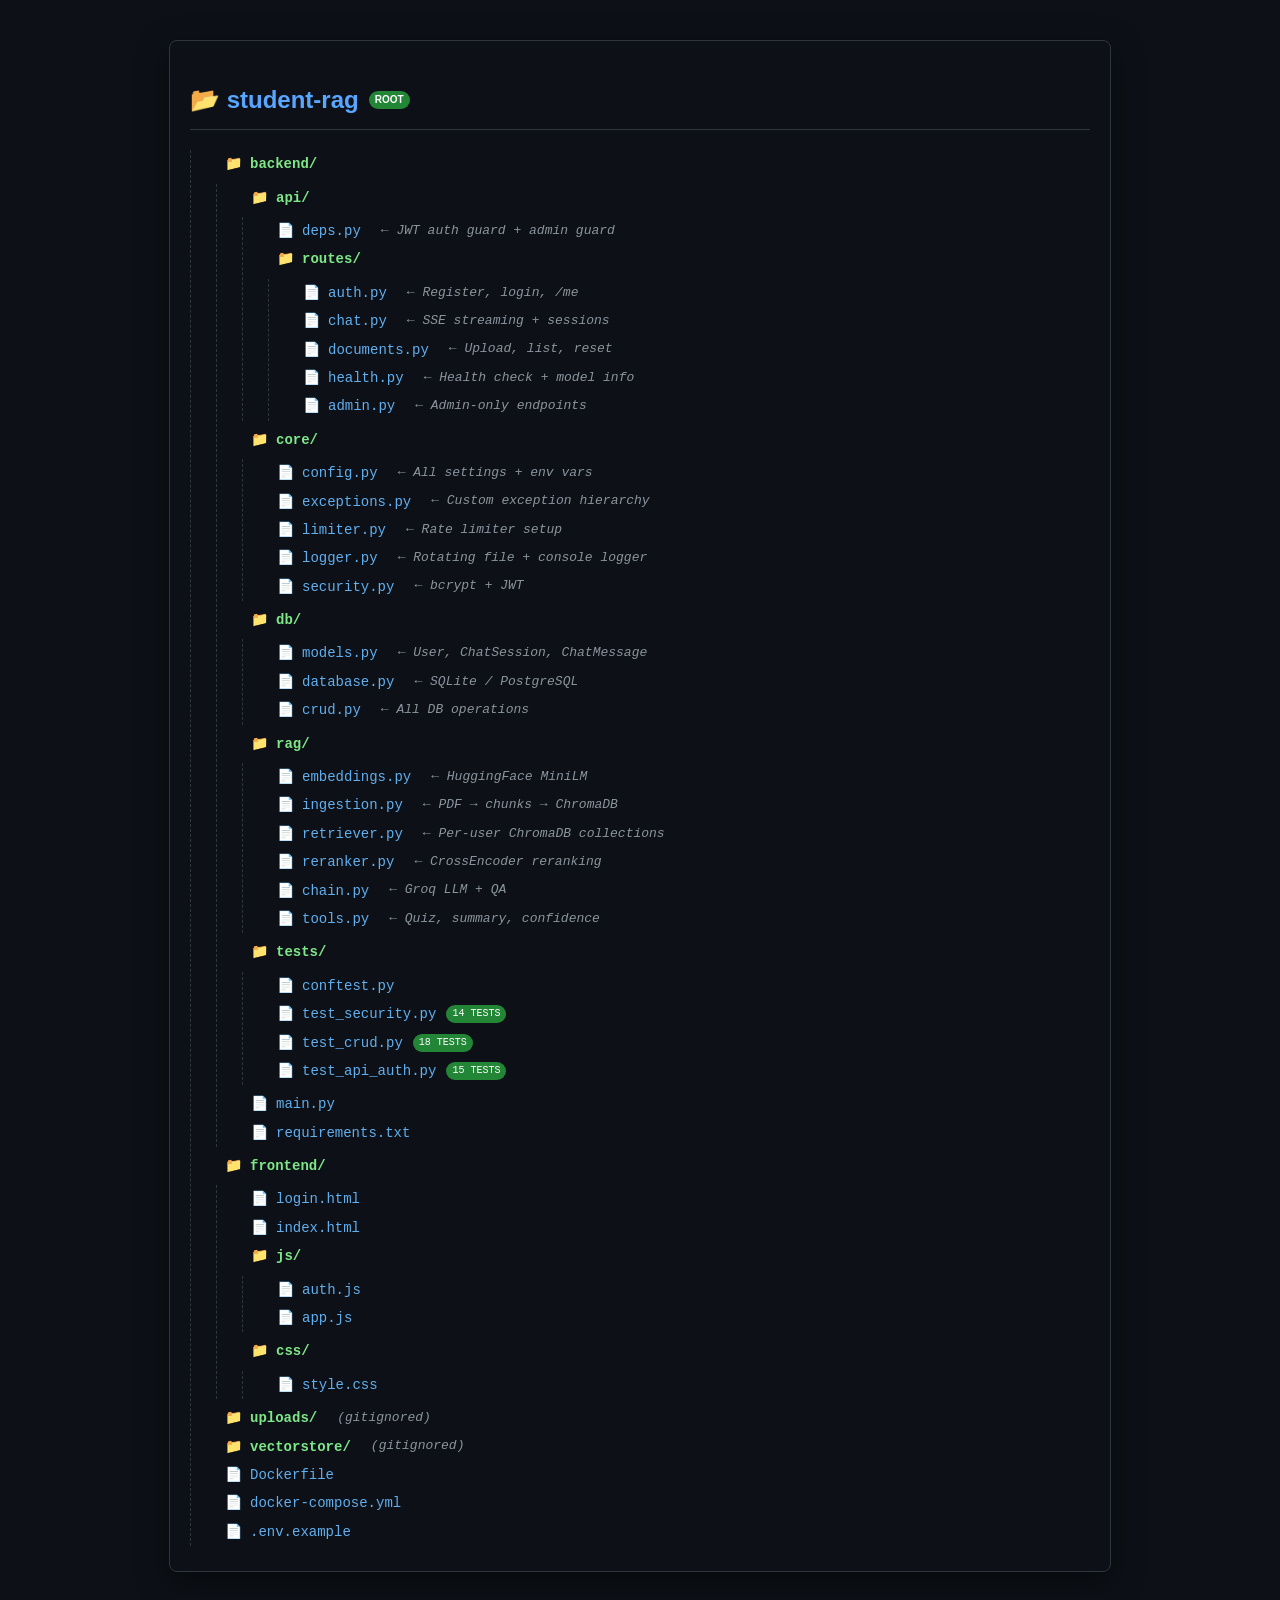
<file: Documents/Project_Structure.html>
<!DOCTYPE html>
<html lang="en">
<head>
    <meta charset="UTF-8">
    <meta name="viewport" content="width=device-width, initial-scale=1.0">
    <title>Project Structure - student-rag</title>
    <style>
        :root {
            --bg-color: #0d1117;
            --text-color: #c9d1d9;
            --folder-color: #7ee787;
            --file-color: #61afef;
            --comment-color: #8b949e;
            --border-color: #30363d;
            --hover-bg: #161b22;
        }

        body {
            font-family: 'Segoe UI', Tahoma, Geneva, Verdana, sans-serif;
            background-color: var(--bg-color);
            color: var(--text-color);
            line-height: 1.6;
            padding: 40px;
            margin: 0;
        }

        .container {
            max-width: 900px;
            margin: 0 auto;
            border: 1px solid var(--border-color);
            border-radius: 8px;
            padding: 20px;
            background-color: #0d1117;
            box-shadow: 0 10px 30px rgba(0,0,0,0.5);
        }

        h2 {
            border-bottom: 1px solid var(--border-color);
            padding-bottom: 10px;
            color: #58a6ff;
            display: flex;
            align-items: center;
        }

        .tree {
            font-family: 'Cascadia Code', 'Fira Code', 'Courier New', monospace;
            font-size: 14px;
            list-style-type: none;
            padding-left: 0;
        }

        .tree ul {
            list-style-type: none;
            padding-left: 25px;
            border-left: 1px dashed #30363d;
            margin: 5px 0;
        }

        .item {
            display: flex;
            align-items: center;
            padding: 3px 8px;
            border-radius: 4px;
            transition: background 0.2s;
        }

        .item:hover {
            background-color: var(--hover-bg);
        }

        .folder { color: var(--folder-color); font-weight: bold; }
        .file { color: var(--file-color); }
        .comment {
            color: var(--comment-color);
            margin-left: 20px;
            font-style: italic;
            font-size: 13px;
        }

        .icon {
            margin-right: 8px;
            width: 18px;
            display: inline-block;
            text-align: center;
        }

        .badge {
            background: #238636;
            color: white;
            font-size: 10px;
            padding: 1px 6px;
            border-radius: 10px;
            margin-left: 10px;
            text-transform: uppercase;
        }
    </style>
</head>
<body>

<div class="container">
    <h2>📂 student-rag <span class="badge">Root</span></h2>
    <div class="tree">
        <ul>
            <li>
                <div class="item"><span class="icon">📁</span><span class="folder">backend/</span></div>
                <ul>
                    <li>
                        <div class="item"><span class="icon">📁</span><span class="folder">api/</span></div>
                        <ul>
                            <li><div class="item"><span class="icon">📄</span><span class="file">deps.py</span> <span class="comment">← JWT auth guard + admin guard</span></div></li>
                            <li>
                                <div class="item"><span class="icon">📁</span><span class="folder">routes/</span></div>
                                <ul>
                                    <li><div class="item"><span class="icon">📄</span><span class="file">auth.py</span> <span class="comment">← Register, login, /me</span></div></li>
                                    <li><div class="item"><span class="icon">📄</span><span class="file">chat.py</span> <span class="comment">← SSE streaming + sessions</span></div></li>
                                    <li><div class="item"><span class="icon">📄</span><span class="file">documents.py</span> <span class="comment">← Upload, list, reset</span></div></li>
                                    <li><div class="item"><span class="icon">📄</span><span class="file">health.py</span> <span class="comment">← Health check + model info</span></div></li>
                                    <li><div class="item"><span class="icon">📄</span><span class="file">admin.py</span> <span class="comment">← Admin-only endpoints</span></div></li>
                                </ul>
                            </li>
                        </ul>
                    </li>
                    <li>
                        <div class="item"><span class="icon">📁</span><span class="folder">core/</span></div>
                        <ul>
                            <li><div class="item"><span class="icon">📄</span><span class="file">config.py</span> <span class="comment">← All settings + env vars</span></div></li>
                            <li><div class="item"><span class="icon">📄</span><span class="file">exceptions.py</span> <span class="comment">← Custom exception hierarchy</span></div></li>
                            <li><div class="item"><span class="icon">📄</span><span class="file">limiter.py</span> <span class="comment">← Rate limiter setup</span></div></li>
                            <li><div class="item"><span class="icon">📄</span><span class="file">logger.py</span> <span class="comment">← Rotating file + console logger</span></div></li>
                            <li><div class="item"><span class="icon">📄</span><span class="file">security.py</span> <span class="comment">← bcrypt + JWT</span></div></li>
                        </ul>
                    </li>
                    <li>
                        <div class="item"><span class="icon">📁</span><span class="folder">db/</span></div>
                        <ul>
                            <li><div class="item"><span class="icon">📄</span><span class="file">models.py</span> <span class="comment">← User, ChatSession, ChatMessage</span></div></li>
                            <li><div class="item"><span class="icon">📄</span><span class="file">database.py</span> <span class="comment">← SQLite / PostgreSQL</span></div></li>
                            <li><div class="item"><span class="icon">📄</span><span class="file">crud.py</span> <span class="comment">← All DB operations</span></div></li>
                        </ul>
                    </li>
                    <li>
                        <div class="item"><span class="icon">📁</span><span class="folder">rag/</span></div>
                        <ul>
                            <li><div class="item"><span class="icon">📄</span><span class="file">embeddings.py</span> <span class="comment">← HuggingFace MiniLM</span></div></li>
                            <li><div class="item"><span class="icon">📄</span><span class="file">ingestion.py</span> <span class="comment">← PDF → chunks → ChromaDB</span></div></li>
                            <li><div class="item"><span class="icon">📄</span><span class="file">retriever.py</span> <span class="comment">← Per-user ChromaDB collections</span></div></li>
                            <li><div class="item"><span class="icon">📄</span><span class="file">reranker.py</span> <span class="comment">← CrossEncoder reranking</span></div></li>
                            <li><div class="item"><span class="icon">📄</span><span class="file">chain.py</span> <span class="comment">← Groq LLM + QA</span></div></li>
                            <li><div class="item"><span class="icon">📄</span><span class="file">tools.py</span> <span class="comment">← Quiz, summary, confidence</span></div></li>
                        </ul>
                    </li>
                    <li>
                        <div class="item"><span class="icon">📁</span><span class="folder">tests/</span></div>
                        <ul>
                            <li><div class="item"><span class="icon">📄</span><span class="file">conftest.py</span></div></li>
                            <li><div class="item"><span class="icon">📄</span><span class="file">test_security.py</span> <span class="badge">14 tests</span></div></li>
                            <li><div class="item"><span class="icon">📄</span><span class="file">test_crud.py</span> <span class="badge">18 tests</span></div></li>
                            <li><div class="item"><span class="icon">📄</span><span class="file">test_api_auth.py</span> <span class="badge">15 tests</span></div></li>
                        </ul>
                    </li>
                    <li><div class="item"><span class="icon">📄</span><span class="file">main.py</span></div></li>
                    <li><div class="item"><span class="icon">📄</span><span class="file">requirements.txt</span></div></li>
                </ul>
            </li>

            <li>
                <div class="item"><span class="icon">📁</span><span class="folder">frontend/</span></div>
                <ul>
                    <li><div class="item"><span class="icon">📄</span><span class="file">login.html</span></div></li>
                    <li><div class="item"><span class="icon">📄</span><span class="file">index.html</span></div></li>
                    <li><div class="item"><span class="icon">📁</span><span class="folder">js/</span></div>
                        <ul>
                            <li><div class="item"><span class="icon">📄</span><span class="file">auth.js</span></div></li>
                            <li><div class="item"><span class="icon">📄</span><span class="file">app.js</span></div></li>
                        </ul>
                    </li>
                    <li><div class="item"><span class="icon">📁</span><span class="folder">css/</span></div>
                        <ul>
                            <li><div class="item"><span class="icon">📄</span><span class="file">style.css</span></div></li>
                        </ul>
                    </li>
                </ul>
            </li>

            <li><div class="item"><span class="icon">📁</span><span class="folder">uploads/</span> <span class="comment"> (gitignored)</span></div></li>
            <li><div class="item"><span class="icon">📁</span><span class="folder">vectorstore/</span> <span class="comment"> (gitignored)</span></div></li>
            <li><div class="item"><span class="icon">📄</span><span class="file">Dockerfile</span></div></li>
            <li><div class="item"><span class="icon">📄</span><span class="file">docker-compose.yml</span></div></li>
            <li><div class="item"><span class="icon">📄</span><span class="file">.env.example</span></div></li>
        </ul>
    </div>
</div>

</body>
</html>
</file>
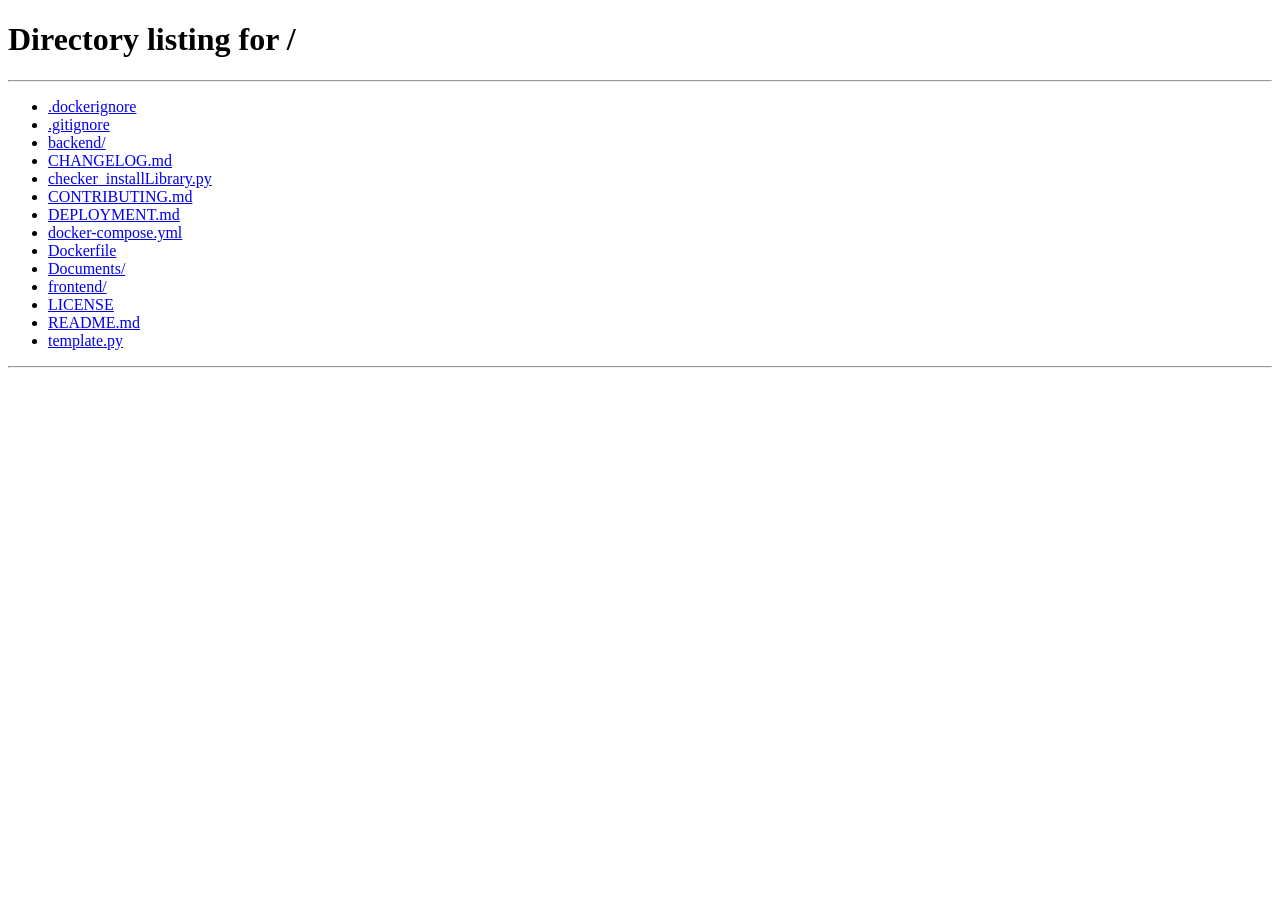
<file: frontend/admin.html>
<!DOCTYPE html>
<html lang="en">
<head>
  <meta charset="UTF-8" />
  <meta name="viewport" content="width=device-width, initial-scale=1.0" />
  <title>StudyRAG Admin</title>
  <link rel="preconnect" href="https://fonts.googleapis.com" />
  <link href="https://fonts.googleapis.com/css2?family=Sora:wght@300;400;500;600;700&family=JetBrains+Mono:wght@400;500&display=swap" rel="stylesheet" />
  <style>
    *, *::before, *::after { box-sizing: border-box; margin: 0; padding: 0; }
    :root {
      --bg:      #0d0f14;
      --surface: #13161e;
      --surface2:#1a1e2a;
      --border:  #252a38;
      --accent:  #f97316;
      --accent2: #fb923c;
      --green:   #34d399;
      --red:     #f87171;
      --blue:    #60a5fa;
      --yellow:  #fbbf24;
      --text:    #e8eaf0;
      --muted:   #6b7280;
      --font:    'Sora', sans-serif;
      --mono:    'JetBrains Mono', monospace;
      --radius:  10px;
    }
    html, body { min-height:100vh; background:var(--bg); color:var(--text); font-family:var(--font); font-size:14px; }

    /* ── Topbar ── */
    .topbar {
      display:flex; align-items:center; gap:16px;
      padding:0 28px; height:56px;
      background:var(--surface); border-bottom:1px solid var(--border);
      position:sticky; top:0; z-index:100;
    }
    .logo { font-size:16px; font-weight:700; background:linear-gradient(135deg,var(--accent),var(--accent2)); -webkit-background-clip:text; -webkit-text-fill-color:transparent; }
    .admin-badge { font-size:10px; font-family:var(--mono); padding:2px 8px; background:rgba(249,115,22,.15); border:1px solid rgba(249,115,22,.3); border-radius:20px; color:var(--accent); }
    .topbar-spacer { flex:1; }
    .admin-name { font-size:12px; color:var(--muted); }
    .btn-logout { padding:5px 12px; border:1px solid var(--border); border-radius:6px; background:transparent; color:var(--muted); font-family:var(--font); font-size:12px; cursor:pointer; transition:color .2s,border-color .2s; }
    .btn-logout:hover { color:var(--red); border-color:var(--red); }
    .btn-chat { padding:5px 12px; border:1px solid var(--border); border-radius:6px; background:transparent; color:var(--blue); font-family:var(--font); font-size:12px; cursor:pointer; transition:color .2s,border-color .2s; }
    .btn-chat:hover { border-color:var(--blue); }

    /* ── Layout ── */
    .container { max-width:1200px; margin:0 auto; padding:28px 28px; }

    /* ── Stats row ── */
    .stats-row { display:grid; grid-template-columns:repeat(4,1fr); gap:14px; margin-bottom:28px; }
    .stat-card {
      background:var(--surface); border:1px solid var(--border);
      border-radius:var(--radius); padding:18px 20px;
    }
    .stat-label { font-size:11px; color:var(--muted); text-transform:uppercase; letter-spacing:.8px; margin-bottom:8px; }
    .stat-value { font-size:28px; font-weight:700; font-family:var(--mono); }
    .stat-value.orange { color:var(--accent); }
    .stat-value.green  { color:var(--green); }
    .stat-value.blue   { color:var(--blue); }
    .stat-value.yellow { color:var(--yellow); }

    /* ── Section header ── */
    .section-header { display:flex; align-items:center; justify-content:space-between; margin-bottom:16px; }
    .section-title  { font-size:16px; font-weight:600; }

    /* ── User table ── */
    .user-table { width:100%; border-collapse:collapse; }
    .user-table th {
      text-align:left; font-size:10px; font-weight:600;
      text-transform:uppercase; letter-spacing:.8px;
      color:var(--muted); padding:10px 14px;
      border-bottom:1px solid var(--border);
    }
    .user-table td { padding:12px 14px; border-bottom:1px solid var(--border); vertical-align:middle; }
    .user-table tr:hover td { background:rgba(255,255,255,.02); }
    .user-table tr:last-child td { border-bottom:none; }

    .avatar-circle {
      width:32px; height:32px; border-radius:50%;
      background:linear-gradient(135deg,var(--accent),var(--accent2));
      display:flex; align-items:center; justify-content:center;
      font-size:13px; font-weight:700; color:#fff; flex-shrink:0;
    }
    .user-info    { display:flex; align-items:center; gap:10px; }
    .user-name    { font-weight:500; font-size:13px; }
    .user-email   { font-size:11px; color:var(--muted); font-family:var(--mono); }

    .badge {
      display:inline-flex; align-items:center; gap:4px;
      font-size:10px; font-family:var(--mono); padding:2px 8px;
      border-radius:20px; font-weight:600;
    }
    .badge.admin   { background:rgba(249,115,22,.15); border:1px solid rgba(249,115,22,.3); color:var(--accent); }
    .badge.active  { background:rgba(52,211,153,.12);  border:1px solid rgba(52,211,153,.3);  color:var(--green); }
    .badge.inactive{ background:rgba(248,113,113,.12); border:1px solid rgba(248,113,113,.3); color:var(--red); }

    .doc-chips { display:flex; flex-wrap:wrap; gap:4px; }
    .doc-chip  { font-size:10px; font-family:var(--mono); padding:2px 7px; background:var(--surface2); border:1px solid var(--border); border-radius:4px; color:var(--muted); max-width:160px; overflow:hidden; text-overflow:ellipsis; white-space:nowrap; }

    .action-row { display:flex; gap:6px; flex-wrap:wrap; }
    .btn-sm {
      padding:4px 10px; border-radius:6px; font-family:var(--font);
      font-size:11px; cursor:pointer; border:1px solid transparent; transition:opacity .2s;
    }
    .btn-sm:hover { opacity:.8; }
    .btn-view    { background:rgba(96,165,250,.12);  border-color:rgba(96,165,250,.3);  color:var(--blue); }
    .btn-promote { background:rgba(249,115,22,.12);  border-color:rgba(249,115,22,.3);  color:var(--accent); }
    .btn-demote  { background:rgba(251,191,36,.12);  border-color:rgba(251,191,36,.3);  color:var(--yellow); }
    .btn-danger  { background:rgba(248,113,113,.12); border-color:rgba(248,113,113,.3); color:var(--red); }
    .btn-success { background:rgba(52,211,153,.12);  border-color:rgba(52,211,153,.3);  color:var(--green); }

    /* ── Modal ── */
    .modal-overlay {
      display:none; position:fixed; inset:0;
      background:rgba(0,0,0,.7); z-index:200;
      align-items:center; justify-content:center;
    }
    .modal-overlay.open { display:flex; }
    .modal {
      background:var(--surface); border:1px solid var(--border);
      border-radius:14px; width:100%; max-width:720px;
      max-height:85vh; display:flex; flex-direction:column;
      margin:16px; box-shadow:0 24px 64px rgba(0,0,0,.5);
    }
    .modal-header {
      display:flex; align-items:center; justify-content:space-between;
      padding:18px 22px; border-bottom:1px solid var(--border); flex-shrink:0;
    }
    .modal-title  { font-size:15px; font-weight:600; }
    .modal-close  { background:none; border:none; color:var(--muted); font-size:20px; cursor:pointer; padding:2px 8px; border-radius:4px; }
    .modal-close:hover { color:var(--text); background:var(--surface2); }
    .modal-body   { overflow-y:auto; padding:20px 22px; flex:1; }

    /* Session list in modal */
    .session-card {
      background:var(--surface2); border:1px solid var(--border);
      border-radius:8px; margin-bottom:12px; overflow:hidden;
    }
    .session-card-header {
      display:flex; align-items:center; justify-content:space-between;
      padding:10px 14px; cursor:pointer;
      border-bottom:1px solid var(--border);
    }
    .session-card-header:hover { background:rgba(255,255,255,.02); }
    .session-name { font-size:13px; font-weight:500; }
    .session-date { font-size:10px; color:var(--muted); font-family:var(--mono); }
    .session-messages { display:none; padding:12px 14px; }
    .session-messages.open { display:block; }
    .msg-row { display:flex; gap:10px; margin-bottom:10px; align-items:flex-start; }
    .msg-role { font-size:10px; font-family:var(--mono); padding:2px 7px; border-radius:4px; flex-shrink:0; margin-top:2px; }
    .msg-role.user { background:rgba(249,115,22,.15); color:var(--accent); }
    .msg-role.ai   { background:rgba(96,165,250,.12);  color:var(--blue); }
    .msg-text { font-size:12px; color:var(--text); line-height:1.6; }
    .msg-empty { font-size:12px; color:var(--muted); text-align:center; padding:20px; }

    /* ── Toast ── */
    .toast {
      position:fixed; bottom:20px; left:50%;
      transform:translateX(-50%) translateY(12px);
      background:var(--surface2); border:1px solid var(--border);
      padding:8px 20px; border-radius:8px; font-size:12px;
      opacity:0; pointer-events:none; transition:opacity .25s,transform .25s; z-index:999;
    }
    .toast.show    { opacity:1; transform:translateX(-50%) translateY(0); }
    .toast.success { border-color:var(--green); color:var(--green); }
    .toast.error   { border-color:var(--red);   color:var(--red); }
    .toast.info    { border-color:var(--accent); color:var(--accent); }

    /* ── Empty/loading ── */
    .loading { text-align:center; color:var(--muted); padding:40px; font-size:13px; }

    @media(max-width:700px) {
      .stats-row { grid-template-columns:1fr 1fr; }
      .action-row { flex-direction:column; }
    }
  </style>
</head>
<body>

<!-- Topbar -->
<div class="topbar">
  <div class="logo">StudyRAG</div>
  <span class="admin-badge">⚙ Admin</span>
  <div class="topbar-spacer"></div>
  <span class="admin-name" id="adminName"></span>
  <button class="btn-chat" onclick="window.location='/chat'">← Back to Chat</button>
  <button class="btn-logout" onclick="logout()">Sign out</button>
</div>

<!-- Main -->
<div class="container">

  <!-- Stats -->
  <div class="stats-row" id="statsRow">
    <div class="stat-card"><div class="stat-label">Total Users</div><div class="stat-value orange" id="statUsers">—</div></div>
    <div class="stat-card"><div class="stat-label">Active Users</div><div class="stat-value green" id="statActive">—</div></div>
    <div class="stat-card"><div class="stat-label">Total Sessions</div><div class="stat-value blue" id="statSessions">—</div></div>
    <div class="stat-card"><div class="stat-label">Total Messages</div><div class="stat-value yellow" id="statMessages">—</div></div>
  </div>

  <!-- Users table -->
  <div class="section-header">
    <div class="section-title">👥 Registered Users</div>
    <button class="btn-sm btn-view" onclick="loadAll()">↻ Refresh</button>
  </div>

  <div style="background:var(--surface);border:1px solid var(--border);border-radius:var(--radius);overflow:hidden;">
    <table class="user-table">
      <thead>
        <tr>
          <th>User</th>
          <th>Status</th>
          <th>Indexed Documents</th>
          <th>Sessions</th>
          <th>Messages</th>
          <th>Joined</th>
          <th>Actions</th>
        </tr>
      </thead>
      <tbody id="userTableBody">
        <tr><td colspan="7" class="loading">Loading users…</td></tr>
      </tbody>
    </table>
  </div>

</div>

<!-- Sessions modal -->
<div class="modal-overlay" id="modalOverlay" onclick="closeModal(event)">
  <div class="modal">
    <div class="modal-header">
      <div class="modal-title" id="modalTitle">Chat Sessions</div>
      <button class="modal-close" onclick="closeModalDirect()">✕</button>
    </div>
    <div class="modal-body" id="modalBody">
      <div class="loading">Loading sessions…</div>
    </div>
  </div>
</div>

<div class="toast" id="toast"></div>

<script>
  const API = "";

  // ── Auth guard ────────────────────────────────────────────────────────────
  const token = localStorage.getItem("token");
  if (!token) window.location.href = "/";

  document.getElementById("adminName").textContent =
    localStorage.getItem("full_name") || localStorage.getItem("email") || "Admin";

  function logout() {
    localStorage.clear();
    window.location.href = "/";
  }

  // ── API helpers ───────────────────────────────────────────────────────────
  async function apiFetch(path, options = {}) {
    options.headers = {
      "Content-Type": "application/json",
      "Authorization": `Bearer ${token}`,
      ...(options.headers || {}),
    };
    const r = await fetch(`${API}${path}`, options);
    if (r.status === 401) { logout(); return; }
    if (r.status === 403) { showToast("Admin access required", "error"); throw new Error("forbidden"); }
    const data = await r.json().catch(() => ({}));
    if (!r.ok) throw new Error(data.detail || `HTTP ${r.status}`);
    return data;
  }

  // ── Load everything ───────────────────────────────────────────────────────
  async function loadAll() {
    await Promise.all([loadStats(), loadUsers()]);
  }

  async function loadStats() {
    try {
      const d = await apiFetch("/admin/stats");
      document.getElementById("statUsers").textContent    = d.total_users;
      document.getElementById("statActive").textContent   = d.active_users;
      document.getElementById("statSessions").textContent = d.total_sessions;
      document.getElementById("statMessages").textContent = d.total_messages;
    } catch (e) { console.error("Stats error:", e); }
  }

  async function loadUsers() {
    const tbody = document.getElementById("userTableBody");
    tbody.innerHTML = '<tr><td colspan="7" class="loading">Loading…</td></tr>';
    try {
      const { users } = await apiFetch("/admin/users");
      if (!users.length) {
        tbody.innerHTML = '<tr><td colspan="7" class="loading">No users found.</td></tr>';
        return;
      }
      tbody.innerHTML = users.map(u => renderUserRow(u)).join("");
    } catch (e) {
      tbody.innerHTML = `<tr><td colspan="7" class="loading" style="color:var(--red)">${e.message}</td></tr>`;
    }
  }

  function renderUserRow(u) {
    const initials = (u.full_name || u.email).charAt(0).toUpperCase();
    const joined   = new Date(u.created_at).toLocaleDateString(undefined, { year:"numeric", month:"short", day:"numeric" });
    const statusBadge = u.is_active
      ? '<span class="badge active">● Active</span>'
      : '<span class="badge inactive">● Inactive</span>';
    const adminBadge = u.is_admin ? '<span class="badge admin" style="margin-left:4px">Admin</span>' : "";
    const docChips = u.documents.length
      ? u.documents.map(d => `<span class="doc-chip" title="${d}">${d}</span>`).join("")
      : '<span style="color:var(--muted);font-size:11px">No docs</span>';

    const promoteBtn = !u.is_admin
      ? `<button class="btn-sm btn-promote" onclick="promoteUser(${u.id}, '${escHtml(u.email)}')">Make Admin</button>`
      : `<button class="btn-sm btn-demote" onclick="demoteUser(${u.id}, '${escHtml(u.email)}')">Remove Admin</button>`;

    const toggleBtn = u.is_active
      ? `<button class="btn-sm btn-danger" onclick="deactivateUser(${u.id}, '${escHtml(u.email)}')">Deactivate</button>`
      : `<button class="btn-sm btn-success" onclick="activateUser(${u.id}, '${escHtml(u.email)}')">Activate</button>`;

    return `
      <tr id="user-row-${u.id}">
        <td>
          <div class="user-info">
            <div class="avatar-circle">${initials}</div>
            <div>
              <div class="user-name">${escHtml(u.full_name || "—")}</div>
              <div class="user-email">${escHtml(u.email)}</div>
            </div>
          </div>
        </td>
        <td>${statusBadge}${adminBadge}</td>
        <td><div class="doc-chips">${docChips}</div></td>
        <td style="font-family:var(--mono);color:var(--blue)">${u.sessions}</td>
        <td style="font-family:var(--mono);color:var(--yellow)">${u.messages}</td>
        <td style="color:var(--muted);font-size:11px;font-family:var(--mono)">${joined}</td>
        <td>
          <div class="action-row">
            <button class="btn-sm btn-view" onclick="viewSessions(${u.id}, '${escHtml(u.email)}')">View Chats</button>
            ${promoteBtn}
            ${toggleBtn}
            <button class="btn-sm btn-danger" onclick="deleteUser(${u.id}, '${escHtml(u.email)}')">Delete</button>
          </div>
        </td>
      </tr>`;
  }

  // ── User actions ──────────────────────────────────────────────────────────
  async function deleteUser(id, email) {
    if (!confirm(`Delete "${email}" and ALL their data? This cannot be undone.`)) return;
    try {
      await apiFetch(`/admin/users/${id}`, { method: "DELETE" });
      showToast(`Deleted ${email}`, "success");
      await loadAll();
    } catch (e) { showToast(e.message, "error"); }
  }

  async function promoteUser(id, email) {
    if (!confirm(`Make "${email}" an admin?`)) return;
    try {
      await apiFetch(`/admin/users/${id}/promote`, { method: "POST" });
      showToast(`${email} is now an admin`, "success");
      await loadAll();
    } catch (e) { showToast(e.message, "error"); }
  }

  async function demoteUser(id, email) {
    if (!confirm(`Remove admin from "${email}"?`)) return;
    try {
      await apiFetch(`/admin/users/${id}/demote`, { method: "POST" });
      showToast(`Admin removed from ${email}`, "success");
      await loadAll();
    } catch (e) { showToast(e.message, "error"); }
  }

  async function deactivateUser(id, email) {
    if (!confirm(`Deactivate "${email}"? They won't be able to log in.`)) return;
    try {
      await apiFetch(`/admin/users/${id}/deactivate`, { method: "POST" });
      showToast(`${email} deactivated`, "success");
      await loadAll();
    } catch (e) { showToast(e.message, "error"); }
  }

  async function activateUser(id, email) {
    try {
      await apiFetch(`/admin/users/${id}/activate`, { method: "POST" });
      showToast(`${email} activated`, "success");
      await loadAll();
    } catch (e) { showToast(e.message, "error"); }
  }

  // ── View sessions modal ───────────────────────────────────────────────────
  async function viewSessions(userId, email) {
    document.getElementById("modalTitle").textContent = `💬 ${email} — Chat Sessions`;
    document.getElementById("modalBody").innerHTML = '<div class="loading">Loading sessions…</div>';
    document.getElementById("modalOverlay").classList.add("open");

    try {
      const { sessions } = await apiFetch(`/admin/users/${userId}/sessions`);
      const body = document.getElementById("modalBody");

      if (!sessions.length) {
        body.innerHTML = '<div class="msg-empty">No chat sessions yet.</div>';
        return;
      }

      body.innerHTML = sessions.map((s, i) => `
        <div class="session-card">
          <div class="session-card-header" onclick="toggleSession('sess-${i}')">
            <div>
              <div class="session-name">${escHtml(s.title)}</div>
              <div class="session-date">${new Date(s.updated_at).toLocaleString()} · ${s.messages.length} messages</div>
            </div>
            <span style="color:var(--muted);font-size:12px" id="sess-arrow-${i}">▶</span>
          </div>
          <div class="session-messages" id="sess-${i}">
            ${s.messages.length
              ? s.messages.map(m => `
                  <div class="msg-row">
                    <span class="msg-role ${m.role === 'user' ? 'user' : 'ai'}">${m.role === 'user' ? 'Student' : 'AI'}</span>
                    <div class="msg-text">${escHtml(m.content)}</div>
                  </div>`).join("")
              : '<div class="msg-empty">No messages.</div>'
            }
          </div>
        </div>`).join("");
    } catch (e) {
      document.getElementById("modalBody").innerHTML =
        `<div class="msg-empty" style="color:var(--red)">${e.message}</div>`;
    }
  }

  function toggleSession(id) {
    const el    = document.getElementById(id);
    const arrow = document.getElementById(id.replace("sess-", "sess-arrow-"));
    const open  = el.classList.toggle("open");
    if (arrow) arrow.textContent = open ? "▼" : "▶";
  }

  function closeModal(e) {
    if (e.target === document.getElementById("modalOverlay")) closeModalDirect();
  }
  function closeModalDirect() {
    document.getElementById("modalOverlay").classList.remove("open");
  }

  // ── Toast ─────────────────────────────────────────────────────────────────
  let _tt;
  function showToast(msg, type = "info") {
    const t = document.getElementById("toast");
    t.textContent = msg; t.className = `toast show ${type}`;
    clearTimeout(_tt);
    _tt = setTimeout(() => t.className = "toast", 3500);
  }

  function escHtml(s) {
    return String(s).replace(/&/g,"&amp;").replace(/</g,"&lt;").replace(/>/g,"&gt;").replace(/"/g,"&quot;");
  }

  // ── Boot ──────────────────────────────────────────────────────────────────
  loadAll();
</script>
</body>
</html>
</file>
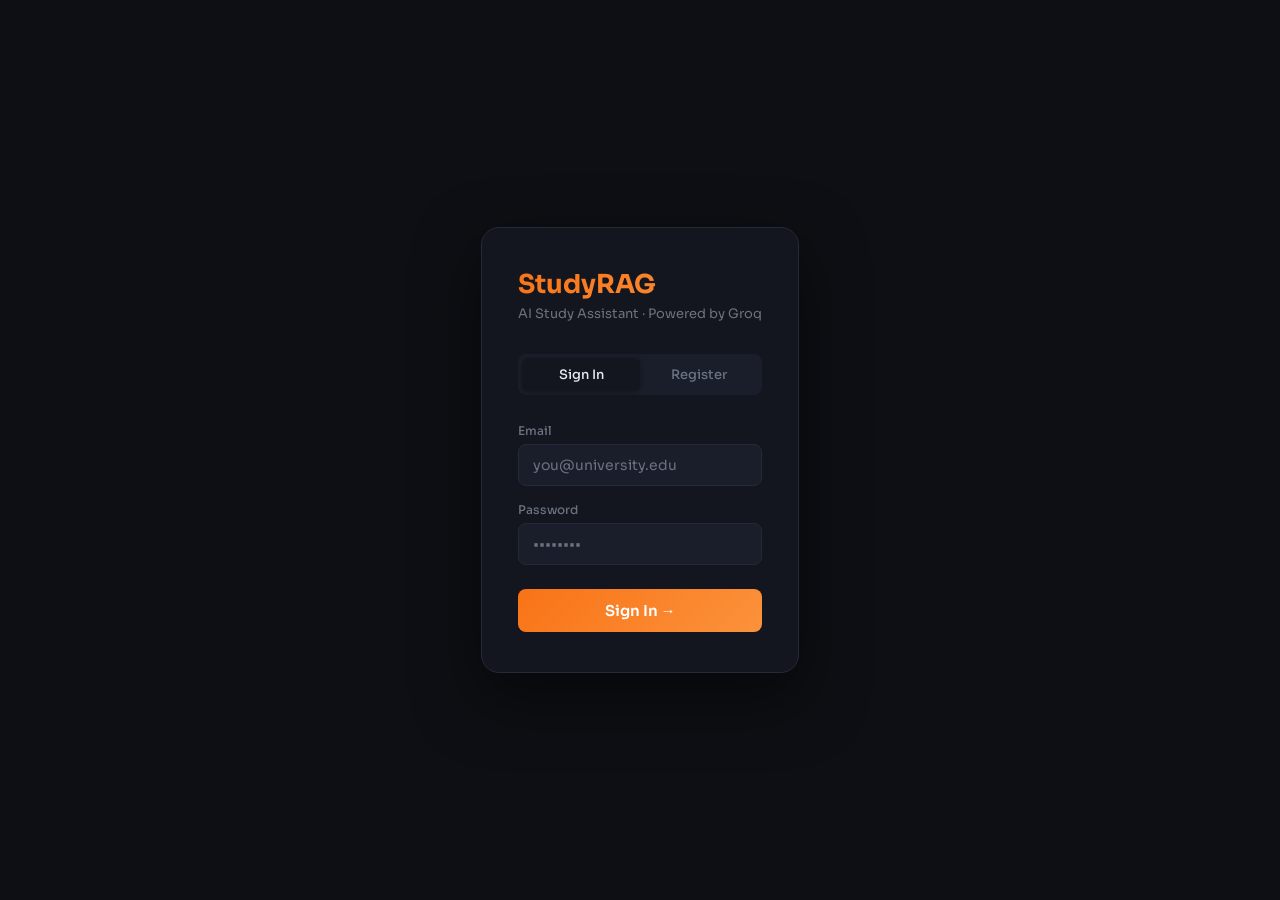
<file: frontend/login.html>
<!DOCTYPE html>
<html lang="en">
<head>
  <meta charset="UTF-8" />
  <meta name="viewport" content="width=device-width, initial-scale=1.0" />
  <title>StudyRAG — Sign In</title>
  <link rel="preconnect" href="https://fonts.googleapis.com" />
  <link href="https://fonts.googleapis.com/css2?family=Sora:wght@300;400;500;600;700&family=JetBrains+Mono:wght@400;500&display=swap" rel="stylesheet" />
  <style>
    *, *::before, *::after { box-sizing: border-box; margin: 0; padding: 0; }
    :root {
      --bg:      #0d0f14;
      --surface: #13161e;
      --surface2:#1a1e2a;
      --border:  #252a38;
      --accent:  #f97316;
      --accent2: #fb923c;
      --green:   #34d399;
      --red:     #f87171;
      --text:    #e8eaf0;
      --muted:   #6b7280;
      --font:    'Sora', sans-serif;
      --mono:    'JetBrains Mono', monospace;
      --radius:  12px;
    }
    html, body {
      min-height: 100vh;
      background: var(--bg);
      color: var(--text);
      font-family: var(--font);
      display: flex;
      align-items: center;
      justify-content: center;
    }

    /* ── Card ── */
    .card {
      width: 100%;
      max-width: 420px;
      background: var(--surface);
      border: 1px solid var(--border);
      border-radius: 18px;
      padding: 40px 36px;
      box-shadow: 0 24px 64px rgba(0,0,0,.5);
      margin: 24px;
    }

    .logo {
      font-size: 26px;
      font-weight: 700;
      background: linear-gradient(135deg, var(--accent), var(--accent2));
      -webkit-background-clip: text;
      -webkit-text-fill-color: transparent;
      margin-bottom: 4px;
    }
    .logo-sub  { font-size: 13px; color: var(--muted); margin-bottom: 32px; }
    .card-title { font-size: 20px; font-weight: 600; margin-bottom: 24px; }

    /* ── Tabs ── */
    .tabs {
      display: flex;
      gap: 0;
      background: var(--surface2);
      border-radius: 8px;
      padding: 4px;
      margin-bottom: 28px;
    }
    .tab {
      flex: 1;
      padding: 8px;
      border: none;
      border-radius: 6px;
      background: transparent;
      color: var(--muted);
      font-family: var(--font);
      font-size: 13px;
      font-weight: 500;
      cursor: pointer;
      transition: all .2s;
    }
    .tab.active {
      background: var(--surface);
      color: var(--text);
      box-shadow: 0 1px 4px rgba(0,0,0,.3);
    }

    /* ── Form ── */
    .form-group { margin-bottom: 16px; }
    label {
      display: block;
      font-size: 12px;
      color: var(--muted);
      margin-bottom: 6px;
      font-weight: 500;
    }
    input[type="text"],
    input[type="email"],
    input[type="password"] {
      width: 100%;
      background: var(--surface2);
      border: 1px solid var(--border);
      border-radius: 8px;
      color: var(--text);
      font-family: var(--font);
      font-size: 14px;
      padding: 11px 14px;
      outline: none;
      transition: border-color .2s;
    }
    input:focus { border-color: var(--accent); }
    input::placeholder { color: var(--muted); }

    .btn-primary {
      width: 100%;
      padding: 12px;
      border: none;
      border-radius: 8px;
      background: linear-gradient(135deg, var(--accent), var(--accent2));
      color: #fff;
      font-family: var(--font);
      font-size: 15px;
      font-weight: 600;
      cursor: pointer;
      margin-top: 8px;
      transition: opacity .2s, transform .15s;
    }
    .btn-primary:hover:not(:disabled) { opacity: .9; transform: translateY(-1px); }
    .btn-primary:disabled { opacity: .5; cursor: default; }

    /* ── Error / success ── */
    .alert {
      padding: 10px 14px;
      border-radius: 8px;
      font-size: 13px;
      margin-bottom: 16px;
      display: none;
    }
    .alert.error   { background: rgba(248,113,113,.1); border: 1px solid var(--red);   color: var(--red); }
    .alert.success { background: rgba(52,211,153,.1);  border: 1px solid var(--green); color: var(--green); }
    .alert.show    { display: block; }

    .divider { text-align: center; color: var(--muted); font-size: 12px; margin: 20px 0; }
  </style>
</head>
<body>

<div class="card">
  <div class="logo">StudyRAG</div>
  <div class="logo-sub">AI Study Assistant · Powered by Groq</div>

  <!-- Tabs -->
  <div class="tabs">
    <button class="tab active" id="tabLogin"    onclick="switchTab('login')">Sign In</button>
    <button class="tab"        id="tabRegister" onclick="switchTab('register')">Register</button>
  </div>

  <!-- Alert -->
  <div class="alert" id="alert"></div>

  <!-- Login form -->
  <div id="formLogin">
    <div class="form-group">
      <label>Email</label>
      <input type="email" id="loginEmail" placeholder="you@university.edu" autocomplete="email" />
    </div>
    <div class="form-group">
      <label>Password</label>
      <input type="password" id="loginPassword" placeholder="••••••••" autocomplete="current-password" />
    </div>
    <button class="btn-primary" id="btnLogin" onclick="handleLogin()">Sign In →</button>
  </div>

    <div id="formRegister" style="display:none">
    <div class="form-group">
      <label>Full Name</label>
      <input type="text" id="regName" placeholder="Jane Smith" autocomplete="name" />
    </div>
    <div class="form-group">
      <label>Email</label>
      <input type="email" id="regEmail" placeholder="you@university.edu" autocomplete="email" />
    </div>
    <div class="form-group">
      <label>Password <span style="color:var(--muted)">(min 6 characters)</span></label>
      <input type="password" id="regPassword" placeholder="••••••••" autocomplete="new-password" />
    </div>
    <div class="form-group" style="display:flex;align-items:flex-start;gap:10px;margin-top:4px">
      <input type="checkbox" id="regTerms" style="margin-top:3px;accent-color:var(--accent);flex-shrink:0" />
      <label for="regTerms" style="font-size:12px;color:var(--muted);cursor:pointer">
        I agree to the <a href="/terms" target="_blank" style="color:var(--accent)">Terms of Use</a>
        and <a href="/privacy" target="_blank" style="color:var(--accent)">Privacy Policy</a>.
        I understand that my questions and document content are processed by Groq AI.
      </label>
    </div>
    <button class="btn-primary" id="btnRegister" onclick="handleRegister()">Create Account →</button>
  </div>
</div>

<script>
  const API = ""   // empty = same host:port as the page, works for both localhost and 127.0.0.1

  // ── Redirect if already logged in ────────────────────────────────────────
  if (localStorage.getItem("token")) {
    window.location.href = "/chat";
  }

  // ── Tab switching ─────────────────────────────────────────────────────────
  function switchTab(tab) {
    document.getElementById("formLogin").style.display    = tab === "login"    ? "block" : "none";
    document.getElementById("formRegister").style.display = tab === "register" ? "block" : "none";
    document.getElementById("tabLogin").className    = "tab" + (tab === "login"    ? " active" : "");
    document.getElementById("tabRegister").className = "tab" + (tab === "register" ? " active" : "");
    hideAlert();
  }

  // ── Alert helpers ─────────────────────────────────────────────────────────
  function showAlert(msg, type = "error") {
    const el = document.getElementById("alert");
    el.textContent = msg;
    el.className   = `alert show ${type}`;
  }
  function hideAlert() {
    document.getElementById("alert").className = "alert";
  }

  // ── Enter key to submit ───────────────────────────────────────────────────
  document.addEventListener("keydown", e => {
    if (e.key !== "Enter") return;
    const loginVisible = document.getElementById("formLogin").style.display !== "none";
    loginVisible ? handleLogin() : handleRegister();
  });

  // ── Login ─────────────────────────────────────────────────────────────────
  async function handleLogin() {
    const email    = document.getElementById("loginEmail").value.trim();
    const password = document.getElementById("loginPassword").value;
    if (!email || !password) return showAlert("Please fill in all fields.");

    const btn = document.getElementById("btnLogin");
    btn.disabled = true;
    btn.textContent = "Signing in…";
    hideAlert();

    try {
      const r    = await fetch(`${API}/auth/login`, {
        method:  "POST",
        headers: { "Content-Type": "application/json" },
        body:    JSON.stringify({ email, password }),
      });
      const data = await r.json();
      if (!r.ok) return showAlert(extractError(data, r.status));
      saveAndRedirect(data);
    } catch {
      showAlert("Cannot reach the backend. Is uvicorn running?");
    } finally {
      btn.disabled = false;
      btn.textContent = "Sign In →";
    }
  }

  // ── Register ──────────────────────────────────────────────────────────────
  async function handleRegister() {
    const full_name = document.getElementById("regName").value.trim();
    const email     = document.getElementById("regEmail").value.trim();
    const password  = document.getElementById("regPassword").value;
    const agreed    = document.getElementById("regTerms").checked;

    if (!email || !password) return showAlert("Email and password are required.");
    if (!agreed) return showAlert("Please agree to the Terms of Use and Privacy Policy to continue.");

    const btn = document.getElementById("btnRegister");
    btn.disabled = true;
    btn.textContent = "Creating account…";
    hideAlert();

    try {
      const r    = await fetch(`${API}/auth/register`, {
        method:  "POST",
        headers: { "Content-Type": "application/json" },
        body:    JSON.stringify({ email, password, full_name }),
      });
      const data = await r.json();
      if (!r.ok) return showAlert(extractError(data, r.status));

      showAlert("Account created! Redirecting…", "success");
      setTimeout(() => saveAndRedirect(data), 800);
    } catch {
      showAlert("Cannot reach the backend. Is uvicorn running?");
    } finally {
      btn.disabled = false;
      btn.textContent = "Create Account →";
    }
  }

  // ── Extract readable error from FastAPI response ──────────────────────────
  function extractError(data, status) {
    if (status === 429) return "Too many attempts. Please wait a minute and try again.";
    if (!data) return "Something went wrong.";
    if (typeof data.detail === "string") return data.detail;
    if (Array.isArray(data.detail)) {
      return data.detail.map(e => e.msg || JSON.stringify(e)).join(", ");
    }
    return JSON.stringify(data);
  }

  // ── Save token + redirect ─────────────────────────────────────────────────
  function saveAndRedirect(data) {
    localStorage.setItem("token",     data.access_token);
    localStorage.setItem("user_id",   data.user_id);
    localStorage.setItem("email",     data.email);
    localStorage.setItem("full_name", data.full_name || "");
    localStorage.setItem("is_admin",  data.is_admin ? "true" : "false");
    window.location.href = "/chat";
  }
</script>

</body>
</html>
</file>
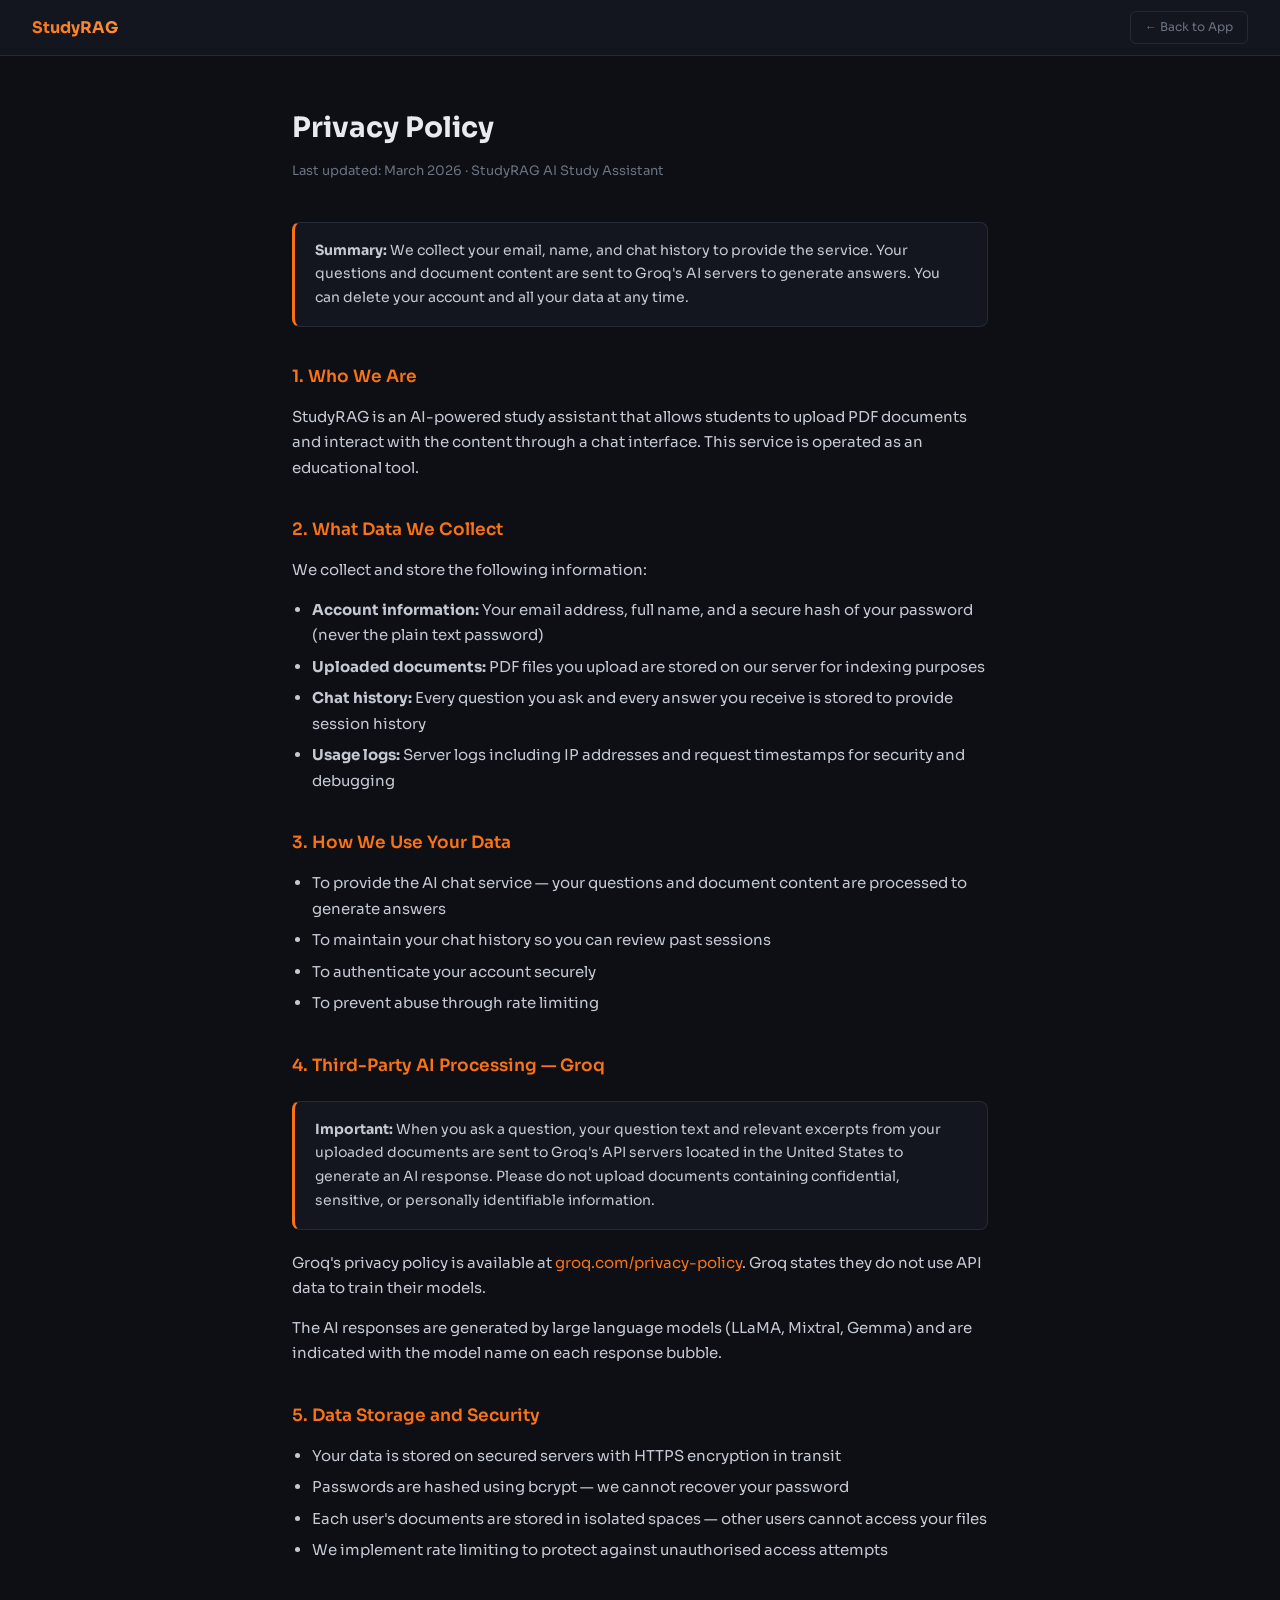
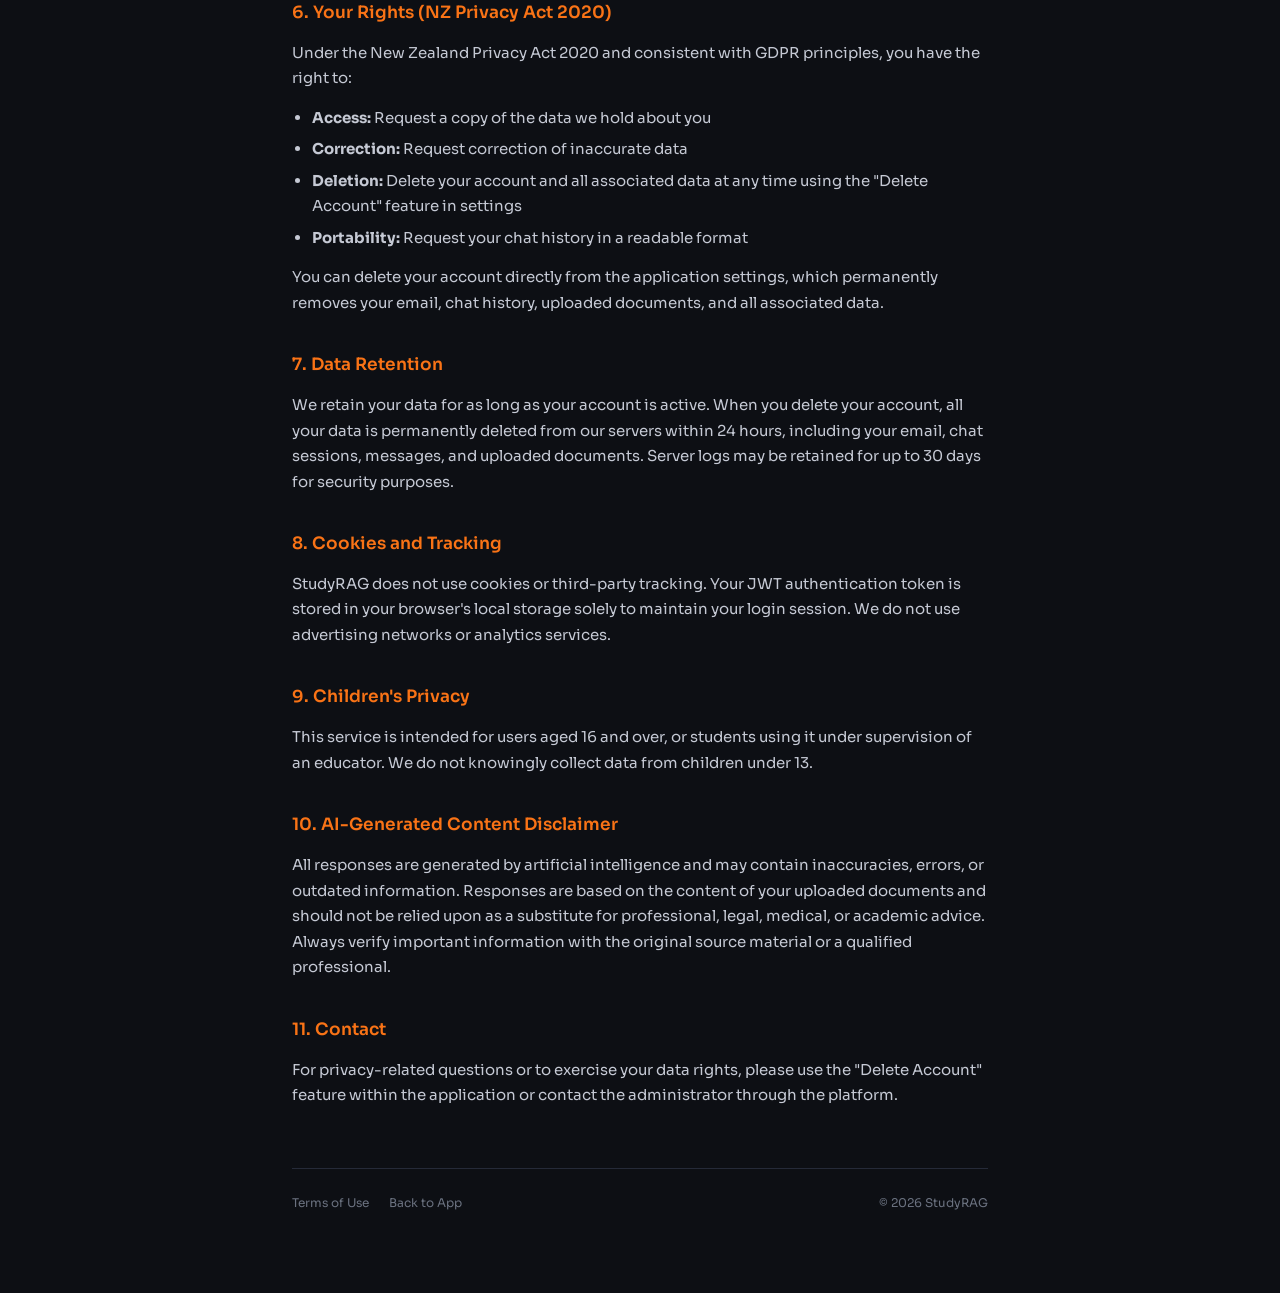
<file: frontend/privacy.html>
<!DOCTYPE html>
<html lang="en">
<head>
  <meta charset="UTF-8" />
  <meta name="viewport" content="width=device-width, initial-scale=1.0" />
  <title>StudyRAG — Privacy Policy</title>
  <link rel="preconnect" href="https://fonts.googleapis.com" />
  <link href="https://fonts.googleapis.com/css2?family=Sora:wght@300;400;500;600;700&display=swap" rel="stylesheet" />
  <style>
    *, *::before, *::after { box-sizing: border-box; margin: 0; padding: 0; }
    :root {
      --bg:      #0d0f14;
      --surface: #13161e;
      --border:  #252a38;
      --accent:  #f97316;
      --text:    #e8eaf0;
      --muted:   #6b7280;
      --font:    'Sora', sans-serif;
    }
    html, body { background: var(--bg); color: var(--text); font-family: var(--font); font-size: 15px; line-height: 1.7; }

    .topbar {
      display: flex; align-items: center; gap: 16px;
      padding: 0 32px; height: 56px;
      background: var(--surface); border-bottom: 1px solid var(--border);
      position: sticky; top: 0; z-index: 10;
    }
    .logo { font-size: 16px; font-weight: 700; background: linear-gradient(135deg,#f97316,#fb923c); -webkit-background-clip: text; -webkit-text-fill-color: transparent; text-decoration: none; }
    .topbar-spacer { flex: 1; }
    .btn-back { padding: 5px 14px; border: 1px solid var(--border); border-radius: 6px; background: transparent; color: var(--muted); font-family: var(--font); font-size: 12px; cursor: pointer; text-decoration: none; }
    .btn-back:hover { color: var(--text); border-color: var(--text); }

    .container { max-width: 760px; margin: 0 auto; padding: 48px 32px 80px; }
    h1 { font-size: 28px; font-weight: 700; margin-bottom: 8px; }
    .subtitle { color: var(--muted); font-size: 13px; margin-bottom: 40px; }
    h2 { font-size: 17px; font-weight: 600; margin: 36px 0 12px; color: var(--accent); }
    p  { color: #c5c9d4; margin-bottom: 14px; }
    ul { color: #c5c9d4; padding-left: 20px; margin-bottom: 14px; }
    li { margin-bottom: 6px; }
    a  { color: var(--accent); text-decoration: none; }
    a:hover { text-decoration: underline; }
    .highlight-box {
      background: var(--surface); border: 1px solid var(--border);
      border-left: 3px solid var(--accent);
      border-radius: 8px; padding: 16px 20px; margin: 20px 0;
      color: #c5c9d4; font-size: 14px;
    }
    .footer { margin-top: 60px; padding-top: 24px; border-top: 1px solid var(--border); color: var(--muted); font-size: 12px; display: flex; gap: 20px; }
    .footer a { color: var(--muted); }
    .footer a:hover { color: var(--text); }
  </style>
</head>
<body>

<div class="topbar">
  <a class="logo" href="/">StudyRAG</a>
  <div class="topbar-spacer"></div>
  <a class="btn-back" href="/">← Back to App</a>
</div>

<div class="container">
  <h1>Privacy Policy</h1>
  <div class="subtitle">Last updated: March 2026 · StudyRAG AI Study Assistant</div>

  <div class="highlight-box">
    <strong>Summary:</strong> We collect your email, name, and chat history to provide the service.
    Your questions and document content are sent to Groq's AI servers to generate answers.
    You can delete your account and all your data at any time.
  </div>

  <h2>1. Who We Are</h2>
  <p>
    StudyRAG is an AI-powered study assistant that allows students to upload PDF documents
    and interact with the content through a chat interface. This service is operated as an
    educational tool.
  </p>

  <h2>2. What Data We Collect</h2>
  <p>We collect and store the following information:</p>
  <ul>
    <li><strong>Account information:</strong> Your email address, full name, and a secure hash of your password (never the plain text password)</li>
    <li><strong>Uploaded documents:</strong> PDF files you upload are stored on our server for indexing purposes</li>
    <li><strong>Chat history:</strong> Every question you ask and every answer you receive is stored to provide session history</li>
    <li><strong>Usage logs:</strong> Server logs including IP addresses and request timestamps for security and debugging</li>
  </ul>

  <h2>3. How We Use Your Data</h2>
  <ul>
    <li>To provide the AI chat service — your questions and document content are processed to generate answers</li>
    <li>To maintain your chat history so you can review past sessions</li>
    <li>To authenticate your account securely</li>
    <li>To prevent abuse through rate limiting</li>
  </ul>

  <h2>4. Third-Party AI Processing — Groq</h2>
  <div class="highlight-box">
    <strong>Important:</strong> When you ask a question, your question text and relevant
    excerpts from your uploaded documents are sent to Groq's API servers located in the
    United States to generate an AI response. Please do not upload documents containing
    confidential, sensitive, or personally identifiable information.
  </div>
  <p>
    Groq's privacy policy is available at <a href="https://groq.com/privacy-policy/" target="_blank">groq.com/privacy-policy</a>.
    Groq states they do not use API data to train their models.
  </p>
  <p>
    The AI responses are generated by large language models (LLaMA, Mixtral, Gemma)
    and are indicated with the model name on each response bubble.
  </p>

  <h2>5. Data Storage and Security</h2>
  <ul>
    <li>Your data is stored on secured servers with HTTPS encryption in transit</li>
    <li>Passwords are hashed using bcrypt — we cannot recover your password</li>
    <li>Each user's documents are stored in isolated spaces — other users cannot access your files</li>
    <li>We implement rate limiting to protect against unauthorised access attempts</li>
  </ul>

  <h2>6. Your Rights (NZ Privacy Act 2020)</h2>
  <p>Under the New Zealand Privacy Act 2020 and consistent with GDPR principles, you have the right to:</p>
  <ul>
    <li><strong>Access:</strong> Request a copy of the data we hold about you</li>
    <li><strong>Correction:</strong> Request correction of inaccurate data</li>
    <li><strong>Deletion:</strong> Delete your account and all associated data at any time using the "Delete Account" feature in settings</li>
    <li><strong>Portability:</strong> Request your chat history in a readable format</li>
  </ul>
  <p>
    You can delete your account directly from the application settings, which permanently
    removes your email, chat history, uploaded documents, and all associated data.
  </p>

  <h2>7. Data Retention</h2>
  <p>
    We retain your data for as long as your account is active. When you delete your account,
    all your data is permanently deleted from our servers within 24 hours, including your
    email, chat sessions, messages, and uploaded documents.
    Server logs may be retained for up to 30 days for security purposes.
  </p>

  <h2>8. Cookies and Tracking</h2>
  <p>
    StudyRAG does not use cookies or third-party tracking. Your JWT authentication token
    is stored in your browser's local storage solely to maintain your login session.
    We do not use advertising networks or analytics services.
  </p>

  <h2>9. Children's Privacy</h2>
  <p>
    This service is intended for users aged 16 and over, or students using it under
    supervision of an educator. We do not knowingly collect data from children under 13.
  </p>

  <h2>10. AI-Generated Content Disclaimer</h2>
  <p>
    All responses are generated by artificial intelligence and may contain inaccuracies,
    errors, or outdated information. Responses are based on the content of your uploaded
    documents and should not be relied upon as a substitute for professional, legal,
    medical, or academic advice. Always verify important information with the original
    source material or a qualified professional.
  </p>

  <h2>11. Contact</h2>
  <p>
    For privacy-related questions or to exercise your data rights, please use the
    "Delete Account" feature within the application or contact the administrator
    through the platform.
  </p>

  <div class="footer">
    <a href="/terms">Terms of Use</a>
    <a href="/">Back to App</a>
    <span style="margin-left:auto">© 2026 StudyRAG</span>
  </div>
</div>

</body>
</html>
</file>
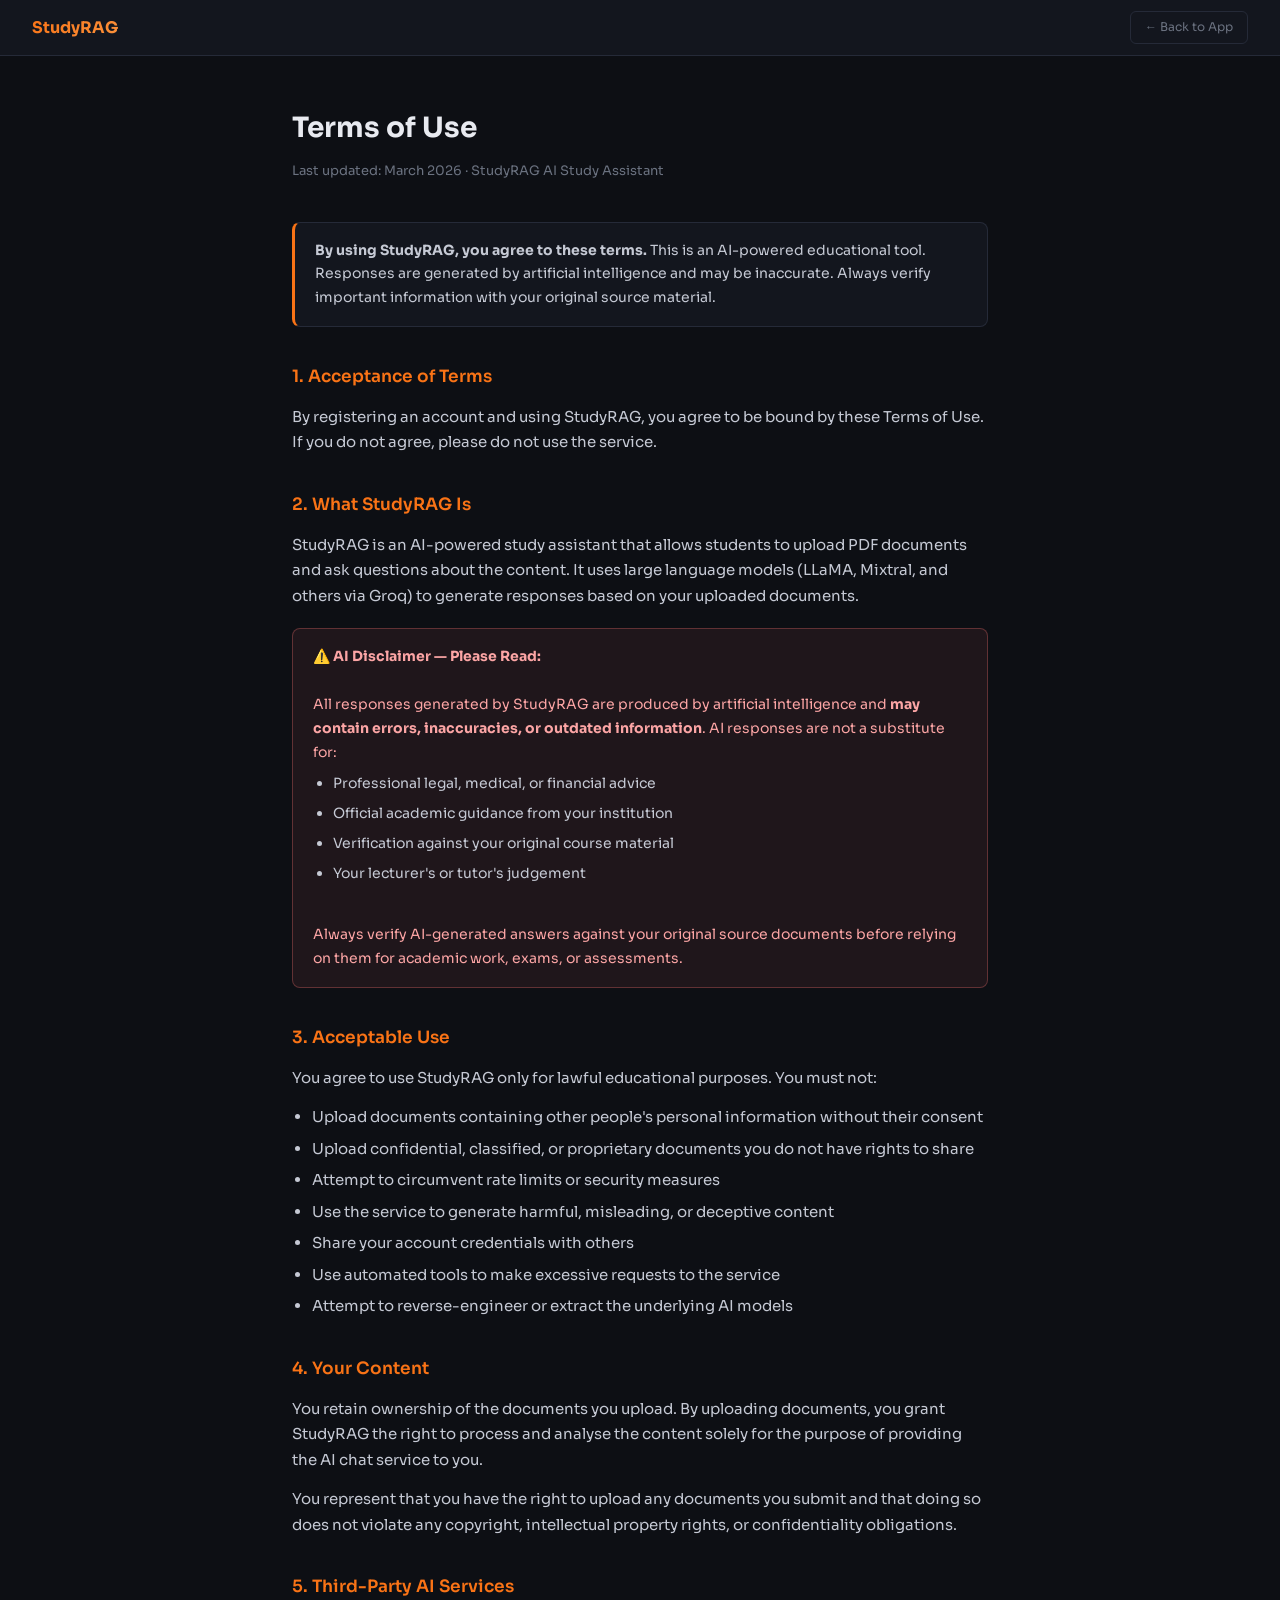
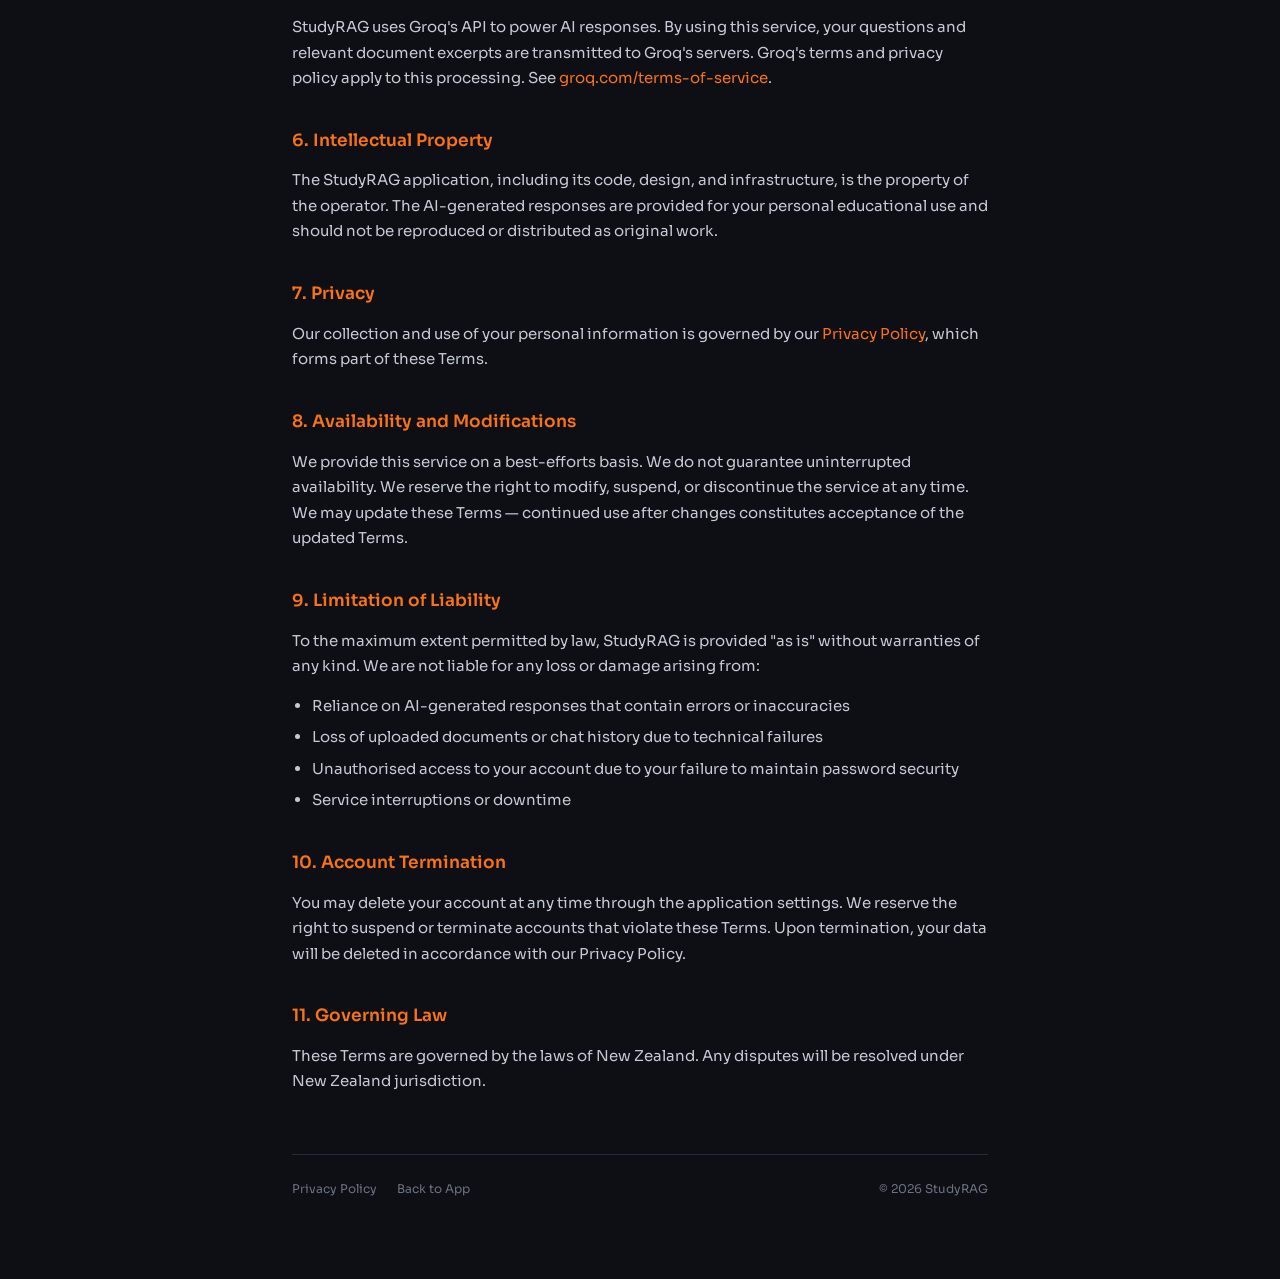
<file: frontend/terms.html>
<!DOCTYPE html>
<html lang="en">
<head>
  <meta charset="UTF-8" />
  <meta name="viewport" content="width=device-width, initial-scale=1.0" />
  <title>StudyRAG — Terms of Use</title>
  <link rel="preconnect" href="https://fonts.googleapis.com" />
  <link href="https://fonts.googleapis.com/css2?family=Sora:wght@300;400;500;600;700&display=swap" rel="stylesheet" />
  <style>
    *, *::before, *::after { box-sizing: border-box; margin: 0; padding: 0; }
    :root {
      --bg:      #0d0f14;
      --surface: #13161e;
      --border:  #252a38;
      --accent:  #f97316;
      --text:    #e8eaf0;
      --muted:   #6b7280;
      --font:    'Sora', sans-serif;
    }
    html, body { background: var(--bg); color: var(--text); font-family: var(--font); font-size: 15px; line-height: 1.7; }
    .topbar {
      display: flex; align-items: center; gap: 16px;
      padding: 0 32px; height: 56px;
      background: var(--surface); border-bottom: 1px solid var(--border);
      position: sticky; top: 0; z-index: 10;
    }
    .logo { font-size: 16px; font-weight: 700; background: linear-gradient(135deg,#f97316,#fb923c); -webkit-background-clip: text; -webkit-text-fill-color: transparent; text-decoration: none; }
    .topbar-spacer { flex: 1; }
    .btn-back { padding: 5px 14px; border: 1px solid var(--border); border-radius: 6px; background: transparent; color: var(--muted); font-family: var(--font); font-size: 12px; cursor: pointer; text-decoration: none; }
    .btn-back:hover { color: var(--text); border-color: var(--text); }
    .container { max-width: 760px; margin: 0 auto; padding: 48px 32px 80px; }
    h1 { font-size: 28px; font-weight: 700; margin-bottom: 8px; }
    .subtitle { color: var(--muted); font-size: 13px; margin-bottom: 40px; }
    h2 { font-size: 17px; font-weight: 600; margin: 36px 0 12px; color: var(--accent); }
    p  { color: #c5c9d4; margin-bottom: 14px; }
    ul { color: #c5c9d4; padding-left: 20px; margin-bottom: 14px; }
    li { margin-bottom: 6px; }
    a  { color: var(--accent); text-decoration: none; }
    a:hover { text-decoration: underline; }
    .highlight-box {
      background: var(--surface); border: 1px solid var(--border);
      border-left: 3px solid var(--accent);
      border-radius: 8px; padding: 16px 20px; margin: 20px 0;
      color: #c5c9d4; font-size: 14px;
    }
    .warning-box {
      background: rgba(248,113,113,.08); border: 1px solid rgba(248,113,113,.3);
      border-radius: 8px; padding: 16px 20px; margin: 20px 0;
      color: #fca5a5; font-size: 14px;
    }
    .footer { margin-top: 60px; padding-top: 24px; border-top: 1px solid var(--border); color: var(--muted); font-size: 12px; display: flex; gap: 20px; }
    .footer a { color: var(--muted); }
    .footer a:hover { color: var(--text); }
  </style>
</head>
<body>

<div class="topbar">
  <a class="logo" href="/">StudyRAG</a>
  <div class="topbar-spacer"></div>
  <a class="btn-back" href="/">← Back to App</a>
</div>

<div class="container">
  <h1>Terms of Use</h1>
  <div class="subtitle">Last updated: March 2026 · StudyRAG AI Study Assistant</div>

  <div class="highlight-box">
    <strong>By using StudyRAG, you agree to these terms.</strong>
    This is an AI-powered educational tool. Responses are generated by artificial
    intelligence and may be inaccurate. Always verify important information with
    your original source material.
  </div>

  <h2>1. Acceptance of Terms</h2>
  <p>
    By registering an account and using StudyRAG, you agree to be bound by these
    Terms of Use. If you do not agree, please do not use the service.
  </p>

  <h2>2. What StudyRAG Is</h2>
  <p>
    StudyRAG is an AI-powered study assistant that allows students to upload PDF
    documents and ask questions about the content. It uses large language models
    (LLaMA, Mixtral, and others via Groq) to generate responses based on your
    uploaded documents.
  </p>

  <div class="warning-box">
    <strong>⚠️ AI Disclaimer — Please Read:</strong><br/><br/>
    All responses generated by StudyRAG are produced by artificial intelligence
    and <strong>may contain errors, inaccuracies, or outdated information</strong>.
    AI responses are not a substitute for:
    <ul style="margin-top:8px">
      <li>Professional legal, medical, or financial advice</li>
      <li>Official academic guidance from your institution</li>
      <li>Verification against your original course material</li>
      <li>Your lecturer's or tutor's judgement</li>
    </ul>
    <br/>
    Always verify AI-generated answers against your original source documents
    before relying on them for academic work, exams, or assessments.
  </div>

  <h2>3. Acceptable Use</h2>
  <p>You agree to use StudyRAG only for lawful educational purposes. You must not:</p>
  <ul>
    <li>Upload documents containing other people's personal information without their consent</li>
    <li>Upload confidential, classified, or proprietary documents you do not have rights to share</li>
    <li>Attempt to circumvent rate limits or security measures</li>
    <li>Use the service to generate harmful, misleading, or deceptive content</li>
    <li>Share your account credentials with others</li>
    <li>Use automated tools to make excessive requests to the service</li>
    <li>Attempt to reverse-engineer or extract the underlying AI models</li>
  </ul>

  <h2>4. Your Content</h2>
  <p>
    You retain ownership of the documents you upload. By uploading documents,
    you grant StudyRAG the right to process and analyse the content solely for
    the purpose of providing the AI chat service to you.
  </p>
  <p>
    You represent that you have the right to upload any documents you submit and
    that doing so does not violate any copyright, intellectual property rights,
    or confidentiality obligations.
  </p>

  <h2>5. Third-Party AI Services</h2>
  <p>
    StudyRAG uses Groq's API to power AI responses. By using this service,
    your questions and relevant document excerpts are transmitted to Groq's
    servers. Groq's terms and privacy policy apply to this processing.
    See <a href="https://groq.com/terms-of-service/" target="_blank">groq.com/terms-of-service</a>.
  </p>

  <h2>6. Intellectual Property</h2>
  <p>
    The StudyRAG application, including its code, design, and infrastructure,
    is the property of the operator. The AI-generated responses are provided
    for your personal educational use and should not be reproduced or distributed
    as original work.
  </p>

  <h2>7. Privacy</h2>
  <p>
    Our collection and use of your personal information is governed by our
    <a href="/privacy">Privacy Policy</a>, which forms part of these Terms.
  </p>

  <h2>8. Availability and Modifications</h2>
  <p>
    We provide this service on a best-efforts basis. We do not guarantee
    uninterrupted availability. We reserve the right to modify, suspend,
    or discontinue the service at any time. We may update these Terms — continued
    use after changes constitutes acceptance of the updated Terms.
  </p>

  <h2>9. Limitation of Liability</h2>
  <p>
    To the maximum extent permitted by law, StudyRAG is provided "as is" without
    warranties of any kind. We are not liable for any loss or damage arising from:
  </p>
  <ul>
    <li>Reliance on AI-generated responses that contain errors or inaccuracies</li>
    <li>Loss of uploaded documents or chat history due to technical failures</li>
    <li>Unauthorised access to your account due to your failure to maintain password security</li>
    <li>Service interruptions or downtime</li>
  </ul>

  <h2>10. Account Termination</h2>
  <p>
    You may delete your account at any time through the application settings.
    We reserve the right to suspend or terminate accounts that violate these Terms.
    Upon termination, your data will be deleted in accordance with our Privacy Policy.
  </p>

  <h2>11. Governing Law</h2>
  <p>
    These Terms are governed by the laws of New Zealand. Any disputes will be
    resolved under New Zealand jurisdiction.
  </p>

  <div class="footer">
    <a href="/privacy">Privacy Policy</a>
    <a href="/">Back to App</a>
    <span style="margin-left:auto">© 2026 StudyRAG</span>
  </div>
</div>

</body>
</html>
</file>
